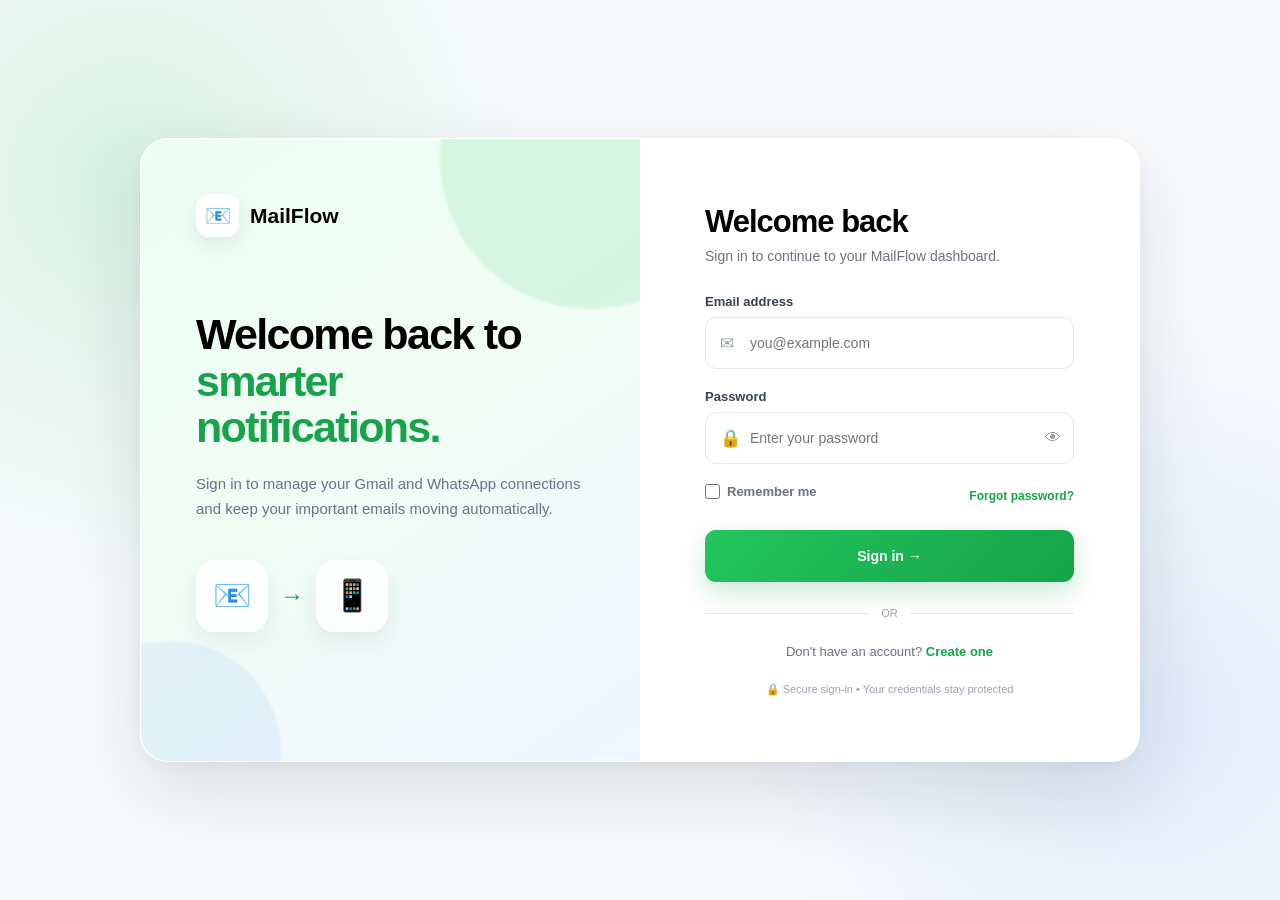
<file: frontend/templates/login.html>
<!DOCTYPE html>
<html lang="en">

<head>
    <meta charset="UTF-8">
    <meta name="viewport" content="width=device-width, initial-scale=1.0">

    <title>Sign In | MailFlow</title>

    <style>
        * {
            margin: 0;
            padding: 0;
            box-sizing: border-box;
        }

        :root {
            --green: #22c55e;
            --green-dark: #16a34a;
            --text: #111827;
            --muted: #6b7280;
            --border: #e5e7eb;
        }

        body {
            min-height: 100vh;
            font-family: Inter, -apple-system, BlinkMacSystemFont,
                "Segoe UI", Roboto, Arial, sans-serif;

            display: flex;
            justify-content: center;
            align-items: center;

            padding: 25px;

            background:
                radial-gradient(circle at 10% 20%,
                    rgba(34, 197, 94, 0.15),
                    transparent 30%),

                radial-gradient(circle at 90% 80%,
                    rgba(59, 130, 246, 0.12),
                    transparent 30%),

                #f8fafc;
        }

        .login-wrapper {
            width: 100%;
            max-width: 1000px;

            min-height: 620px;

            display: grid;
            grid-template-columns: 1fr 1fr;

            background: rgba(255, 255, 255, 0.9);

            border: 1px solid rgba(255, 255, 255, 0.8);

            border-radius: 28px;

            overflow: hidden;

            box-shadow:
                0 30px 80px rgba(15, 23, 42, 0.12),
                0 5px 20px rgba(15, 23, 42, 0.04);

            backdrop-filter: blur(20px);
        }

        /* LEFT */

        .visual {
            position: relative;

            padding: 55px;

            display: flex;
            flex-direction: column;

            background:
                linear-gradient(145deg,
                    #ecfdf5,
                    #f0fdf4 45%,
                    #eff6ff);

            overflow: hidden;
        }

        .orb {
            position: absolute;

            border-radius: 50%;

            filter: blur(1px);

            pointer-events: none;
        }

        .orb.one {
            width: 300px;
            height: 300px;

            background: rgba(34, 197, 94, 0.12);

            top: -130px;
            right: -100px;
        }

        .orb.two {
            width: 220px;
            height: 220px;

            background: rgba(59, 130, 246, 0.08);

            bottom: -100px;
            left: -80px;
        }

        .brand {
            position: relative;
            z-index: 2;

            display: flex;
            align-items: center;

            gap: 11px;

            font-size: 21px;
            font-weight: 800;
        }

        .brand-icon {
            width: 43px;
            height: 43px;

            border-radius: 13px;

            background: white;

            display: flex;
            align-items: center;
            justify-content: center;

            box-shadow: 0 8px 20px rgba(15, 23, 42, 0.08);
        }

        .visual-content {
            position: relative;
            z-index: 2;

            margin-top: auto;
            margin-bottom: auto;
        }

        .visual-content h2 {
            max-width: 420px;

            font-size: 43px;
            line-height: 1.08;

            letter-spacing: -1.7px;

            margin-bottom: 20px;
        }

        .visual-content h2 span {
            color: var(--green-dark);
        }

        .visual-content p {
            max-width: 420px;

            color: #64748b;

            font-size: 15px;

            line-height: 1.7;
        }

        .connection {
            margin-top: 38px;

            display: flex;
            align-items: center;

            gap: 12px;
        }

        .connection-card {
            width: 72px;
            height: 72px;

            border-radius: 18px;

            background: rgba(255, 255, 255, 0.8);

            display: flex;
            align-items: center;
            justify-content: center;

            font-size: 31px;

            box-shadow:
                0 10px 25px rgba(15, 23, 42, 0.07);
        }

        .arrow {
            color: var(--green-dark);

            font-size: 24px;

            animation: pulse 1.8s infinite;
        }

        @keyframes pulse {

            0%,
            100% {
                transform: translateX(0);
            }

            50% {
                transform: translateX(5px);
            }
        }

        /* RIGHT */

        .form-area {
            padding: 65px 65px;

            display: flex;
            flex-direction: column;

            justify-content: center;

            background: white;
        }

        .form-header {
            margin-bottom: 30px;
        }

        .form-header h1 {
            font-size: 31px;

            letter-spacing: -1px;

            margin-bottom: 8px;
        }

        .form-header p {
            color: var(--muted);

            font-size: 14px;
        }

        .form-group {
            margin-bottom: 20px;
        }

        label {
            display: block;

            margin-bottom: 8px;

            color: #374151;

            font-size: 13px;

            font-weight: 650;
        }

        .input-wrapper {
            position: relative;
        }

        .icon {
            position: absolute;

            left: 15px;
            top: 50%;

            transform: translateY(-50%);

            color: #9ca3af;

            font-size: 17px;

            pointer-events: none;
        }

        input {
            width: 100%;
            height: 52px;

            padding: 0 44px;

            border: 1px solid var(--border);

            border-radius: 11px;

            outline: none;

            background: white;

            font-size: 14px;

            transition: 0.2s;
        }

        input:focus {
            border-color: var(--green);

            box-shadow:
                0 0 0 4px rgba(34, 197, 94, 0.10);
        }

        .password-toggle {
            position: absolute;

            right: 13px;
            top: 50%;

            transform: translateY(-50%);

            border: none;

            background: transparent;

            cursor: pointer;

            font-size: 16px;

            color: #9ca3af;
        }

        .password-toggle:hover {
            color: #4b5563;
        }

        .form-options {
            display: flex;

            justify-content: space-between;
            align-items: center;

            margin: 3px 0 23px;

            font-size: 12px;
        }

        .remember {
            display: flex;

            align-items: center;

            gap: 7px;

            color: #6b7280;
        }

        .remember input {
            width: 15px;
            height: 15px;

            padding: 0;

            accent-color: var(--green);
        }

        .forgot {
            color: var(--green-dark);

            text-decoration: none;

            font-weight: 600;
        }

        .forgot:hover {
            text-decoration: underline;
        }

        .login-btn {
            width: 100%;
            height: 52px;

            border: none;

            border-radius: 11px;

            background:
                linear-gradient(135deg,
                    #22c55e,
                    #16a34a);

            color: white;

            font-size: 14px;

            font-weight: 700;

            cursor: pointer;

            box-shadow:
                0 10px 24px rgba(22, 163, 74, 0.22);

            transition: 0.2s;
        }

        .login-btn:hover {
            transform: translateY(-1px);

            box-shadow:
                0 14px 28px rgba(22, 163, 74, 0.28);
        }

        .divider {
            display: flex;

            align-items: center;

            gap: 12px;

            margin: 25px 0;

            color: #9ca3af;

            font-size: 11px;
        }

        .divider::before,
        .divider::after {
            content: "";

            height: 1px;

            flex: 1;

            background: #e5e7eb;
        }

        .register {
            text-align: center;

            color: #6b7280;

            font-size: 13px;
        }

        .register a {
            color: var(--green-dark);

            font-weight: 700;

            text-decoration: none;
        }

        .register a:hover {
            text-decoration: underline;
        }

        .security {
            margin-top: 24px;

            text-align: center;

            font-size: 11px;

            color: #9ca3af;
        }

        @media (max-width: 820px) {

            .login-wrapper {
                max-width: 500px;

                grid-template-columns: 1fr;
            }

            .visual {
                display: none;
            }

            .form-area {
                padding: 50px 35px;
            }
        }

        @media (max-width: 480px) {

            body {
                padding: 15px;
            }

            .form-area {
                padding: 38px 22px;
            }

            .form-header h1 {
                font-size: 27px;
            }
        }
    </style>
</head>

<body>

    <div class="login-wrapper">

        <!-- LEFT -->

        <section class="visual">

            <div class="orb one"></div>
            <div class="orb two"></div>

            <div class="brand">

                <div class="brand-icon">
                    📧
                </div>

                <span>MailFlow</span>

            </div>

            <div class="visual-content">

                <h2>
                    Welcome back to
                    <span>smarter notifications.</span>
                </h2>

                <p>
                    Sign in to manage your Gmail and WhatsApp
                    connections and keep your important emails
                    moving automatically.
                </p>

                <div class="connection">

                    <div class="connection-card">
                        📧
                    </div>

                    <div class="arrow">
                        →
                    </div>

                    <div class="connection-card">
                        📱
                    </div>

                </div>

            </div>

        </section>


        <!-- RIGHT -->

        <section class="form-area">

            <div class="form-header">

                <h1>Welcome back</h1>

                <p>
                    Sign in to continue to your MailFlow dashboard.
                </p>

            </div>


            <form method="POST" action="/login">

                <div class="form-group">

                    <label for="email">
                        Email address
                    </label>

                    <div class="input-wrapper">

                        <span class="icon">
                            ✉
                        </span>

                        <input type="email" id="email" name="email" placeholder="you@example.com" autocomplete="email"
                            required>

                    </div>

                </div>


                <div class="form-group">

                    <label for="password">
                        Password
                    </label>

                    <div class="input-wrapper">

                        <span class="icon">
                            🔒
                        </span>

                        <input type="password" id="password" name="password" placeholder="Enter your password"
                            autocomplete="current-password" required>

                        <button type="button" class="password-toggle" onclick="togglePassword()">
                            👁
                        </button>

                    </div>

                </div>


                <div class="form-options">

                    <label class="remember">

                        <input type="checkbox" name="remember">

                        Remember me

                    </label>

                    <a href="#" class="forgot">
                        Forgot password?
                    </a>

                </div>


                <button type="submit" class="login-btn">
                    Sign in →
                </button>

            </form>


            <div class="divider">
                OR
            </div>


            <div class="register">

                Don't have an account?

                <a href="/register">
                    Create one
                </a>

            </div>


            <div class="security">

                🔒 Secure sign-in • Your credentials stay protected

            </div>

        </section>

    </div>


    <script>

        function togglePassword() {

            const password =
                document.getElementById("password");

            const button =
                document.querySelector(".password-toggle");


            if (password.type === "password") {

                password.type = "text";

                button.textContent = "🙈";

            } else {

                password.type = "password";

                button.textContent = "👁";

            }

        }

    </script>

</body>

</html>
</file>
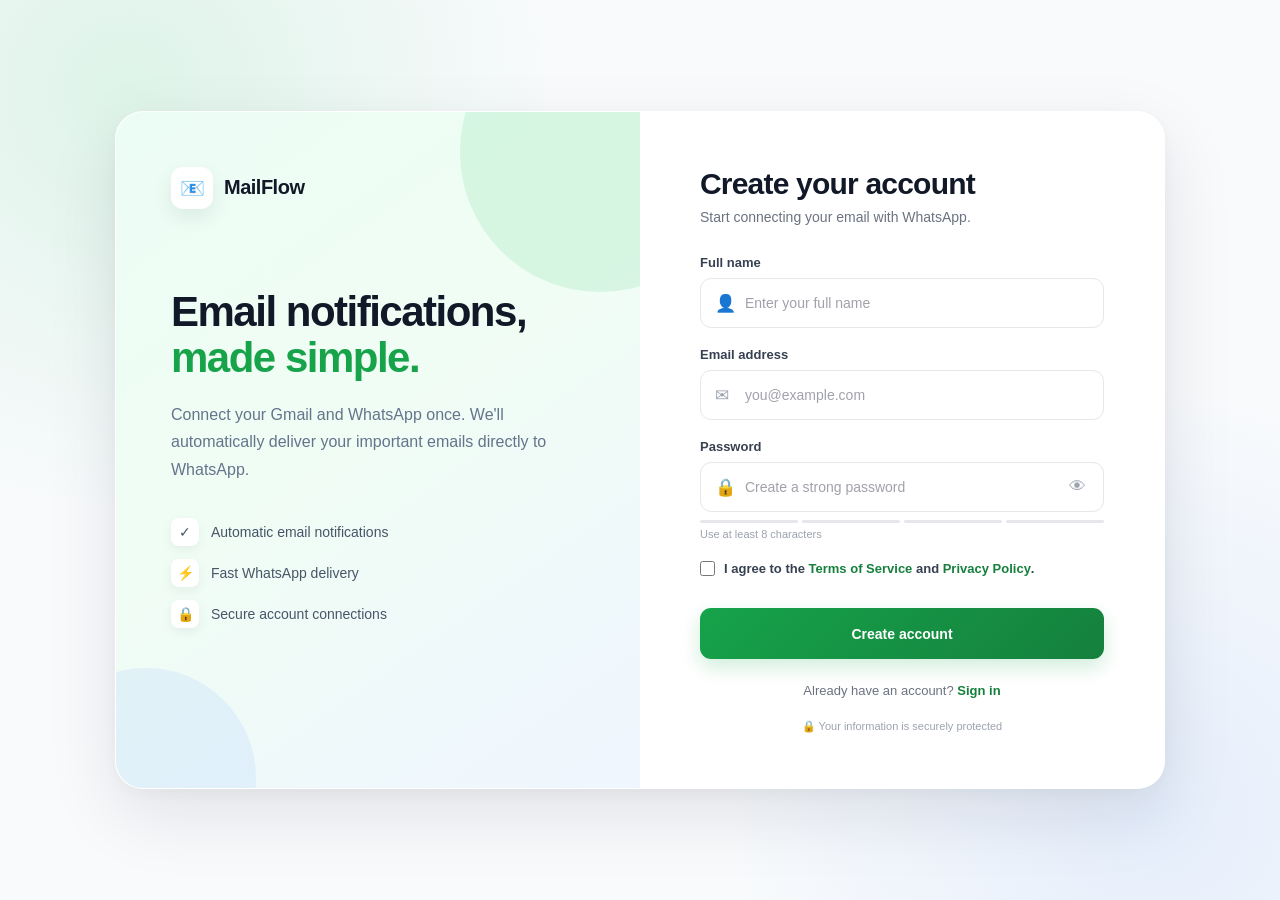
<file: frontend/templates/register.html>
<!DOCTYPE html>
<html lang="en">

<head>
    <meta charset="UTF-8">
    <meta name="viewport" content="width=device-width, initial-scale=1.0">

    <title>Create Account | MailFlow</title>

    <style>
        * {
            margin: 0;
            padding: 0;
            box-sizing: border-box;
        }

        :root {
            --primary: #16a34a;
            --primary-dark: #15803d;
            --text: #111827;
            --muted: #6b7280;
            --border: #e5e7eb;
            --background: #f8fafc;
        }

        body {
            min-height: 100vh;
            font-family: Inter, -apple-system, BlinkMacSystemFont, "Segoe UI",
                Roboto, Arial, sans-serif;

            background:
                radial-gradient(circle at 10% 10%, rgba(34, 197, 94, 0.12), transparent 30%),
                radial-gradient(circle at 90% 90%, rgba(59, 130, 246, 0.10), transparent 30%),
                #f8fafc;

            color: var(--text);
            display: flex;
            justify-content: center;
            align-items: center;
            padding: 30px 20px;
        }

        /* Main */

        .page {
            width: 100%;
            max-width: 1050px;

            display: grid;
            grid-template-columns: 1fr 1fr;

            background: rgba(255, 255, 255, 0.85);
            border: 1px solid rgba(255, 255, 255, 0.8);

            border-radius: 28px;

            overflow: hidden;

            box-shadow:
                0 25px 70px rgba(15, 23, 42, 0.10),
                0 5px 20px rgba(15, 23, 42, 0.04);

            backdrop-filter: blur(20px);
        }

        /* Left */

        .left {
            position: relative;
            padding: 55px;

            background:
                linear-gradient(145deg,
                    #ecfdf5 0%,
                    #f0fdf4 45%,
                    #eff6ff 100%);

            display: flex;
            flex-direction: column;
            justify-content: space-between;

            overflow: hidden;
        }

        .left::before {
            content: "";
            position: absolute;

            width: 280px;
            height: 280px;

            border-radius: 50%;

            background: rgba(34, 197, 94, 0.12);

            top: -100px;
            right: -100px;
        }

        .left::after {
            content: "";
            position: absolute;

            width: 220px;
            height: 220px;

            border-radius: 50%;

            background: rgba(59, 130, 246, 0.08);

            bottom: -100px;
            left: -80px;
        }

        .brand {
            position: relative;
            z-index: 2;

            display: flex;
            align-items: center;
            gap: 11px;

            font-size: 20px;
            font-weight: 800;
            letter-spacing: -0.5px;
        }

        .brand-icon {
            width: 42px;
            height: 42px;

            border-radius: 12px;

            display: flex;
            align-items: center;
            justify-content: center;

            background: white;

            box-shadow: 0 8px 20px rgba(15, 23, 42, 0.08);

            font-size: 20px;
        }

        .hero {
            position: relative;
            z-index: 2;

            margin-top: 80px;
        }

        .hero h2 {
            font-size: 42px;
            line-height: 1.1;

            letter-spacing: -1.5px;

            max-width: 430px;

            margin-bottom: 20px;
        }

        .hero h2 span {
            color: var(--primary);
        }

        .hero p {
            max-width: 410px;

            font-size: 16px;
            line-height: 1.7;

            color: #64748b;
        }

        .features {
            position: relative;
            z-index: 2;

            display: flex;
            flex-direction: column;

            gap: 13px;

            margin-top: 35px;
        }

        .feature {
            display: flex;
            align-items: center;

            gap: 12px;

            font-size: 14px;
            color: #475569;
        }

        .feature-icon {
            width: 28px;
            height: 28px;

            border-radius: 8px;

            display: flex;
            align-items: center;
            justify-content: center;

            background: white;

            box-shadow: 0 4px 12px rgba(15, 23, 42, 0.06);
        }

        /* Right */

        .right {
            padding: 55px 60px;

            background: white;

            display: flex;
            flex-direction: column;
            justify-content: center;
        }

        .form-header {
            margin-bottom: 30px;
        }

        .form-header h1 {
            font-size: 30px;

            letter-spacing: -0.8px;

            margin-bottom: 8px;
        }

        .form-header p {
            color: var(--muted);
            font-size: 14px;
        }

        /* Form */

        .form-group {
            margin-bottom: 19px;
        }

        label {
            display: block;

            font-size: 13px;
            font-weight: 650;

            margin-bottom: 8px;

            color: #374151;
        }

        .input-wrapper {
            position: relative;
        }

        .input-icon {
            position: absolute;

            left: 15px;
            top: 50%;

            transform: translateY(-50%);

            color: #9ca3af;

            font-size: 17px;

            pointer-events: none;
        }

        input {
            width: 100%;

            height: 50px;

            border: 1px solid var(--border);

            border-radius: 11px;

            padding: 0 15px 0 44px;

            font-size: 14px;

            color: var(--text);

            background: #fff;

            outline: none;

            transition: all 0.2s ease;
        }

        input::placeholder {
            color: #a1a1aa;
        }

        input:hover {
            border-color: #d1d5db;
        }

        input:focus {
            border-color: #22c55e;

            box-shadow:
                0 0 0 4px rgba(34, 197, 94, 0.10);
        }

        .password-toggle {
            position: absolute;

            right: 14px;
            top: 50%;

            transform: translateY(-50%);

            border: none;

            background: transparent;

            cursor: pointer;

            color: #9ca3af;

            font-size: 17px;

            padding: 4px;
        }

        .password-toggle:hover {
            color: #4b5563;
        }

        /* Password strength */

        .password-strength {
            display: flex;

            gap: 4px;

            margin-top: 8px;
        }

        .strength-bar {
            height: 3px;

            flex: 1;

            border-radius: 5px;

            background: #e5e7eb;

            transition: 0.2s;
        }

        .strength-text {
            font-size: 11px;

            color: #9ca3af;

            margin-top: 5px;
        }

        /* Terms */

        .terms {
            display: flex;

            align-items: flex-start;

            gap: 9px;

            margin: 5px 0 22px;

            font-size: 12px;

            line-height: 1.5;

            color: #6b7280;
        }

        .terms input {
            width: 15px;
            height: 15px;

            margin-top: 2px;

            padding: 0;

            accent-color: var(--primary);
        }

        .terms a {
            color: #15803d;

            text-decoration: none;

            font-weight: 600;
        }

        .terms a:hover {
            text-decoration: underline;
        }

        /* Button */

        .register-btn {
            width: 100%;

            height: 51px;

            border: none;

            border-radius: 11px;

            background: linear-gradient(135deg,
                    #16a34a,
                    #15803d);

            color: white;

            font-size: 14px;

            font-weight: 700;

            cursor: pointer;

            box-shadow:
                0 8px 20px rgba(22, 163, 74, 0.20);

            transition: all 0.2s ease;
        }

        .register-btn:hover {
            transform: translateY(-1px);

            box-shadow:
                0 12px 25px rgba(22, 163, 74, 0.28);
        }

        .register-btn:active {
            transform: translateY(0);
        }

        /* Login */

        .login {
            text-align: center;

            margin-top: 24px;

            font-size: 13px;

            color: #6b7280;
        }

        .login a {
            color: #15803d;

            font-weight: 700;

            text-decoration: none;
        }

        .login a:hover {
            text-decoration: underline;
        }

        /* Security */

        .security {
            display: flex;

            justify-content: center;
            align-items: center;

            gap: 6px;

            margin-top: 22px;

            font-size: 11px;

            color: #9ca3af;
        }

        /* Responsive */

        @media (max-width: 850px) {

            .page {
                grid-template-columns: 1fr;

                max-width: 500px;
            }

            .left {
                display: none;
            }

            .right {
                padding: 45px 35px;
            }
        }

        @media (max-width: 480px) {

            body {
                padding: 15px;
            }

            .page {
                border-radius: 20px;
            }

            .right {
                padding: 35px 22px;
            }

            .form-header h1 {
                font-size: 26px;
            }
        }
    </style>
</head>


<body>

    <div class="page">

        <!-- LEFT SIDE -->

        <section class="left">

            <div>

                <div class="brand">

                    <div class="brand-icon">
                        📧
                    </div>

                    <span>MailFlow</span>

                </div>


                <div class="hero">

                    <h2>
                        Email notifications,
                        <span>made simple.</span>
                    </h2>

                    <p>
                        Connect your Gmail and WhatsApp once.
                        We'll automatically deliver your important
                        emails directly to WhatsApp.
                    </p>


                    <div class="features">

                        <div class="feature">

                            <div class="feature-icon">
                                ✓
                            </div>

                            <span>Automatic email notifications</span>

                        </div>


                        <div class="feature">

                            <div class="feature-icon">
                                ⚡
                            </div>

                            <span>Fast WhatsApp delivery</span>

                        </div>


                        <div class="feature">

                            <div class="feature-icon">
                                🔒
                            </div>

                            <span>Secure account connections</span>

                        </div>

                    </div>

                </div>

            </div>

        </section>


        <!-- RIGHT SIDE -->

        <section class="right">

            <div class="form-header">

                <h1>Create your account</h1>

                <p>
                    Start connecting your email with WhatsApp.
                </p>

            </div>


            <form method="POST" action="/register">

                <!-- NAME -->

                <div class="form-group">

                    <label for="name">
                        Full name
                    </label>

                    <div class="input-wrapper">

                        <span class="input-icon">
                            👤
                        </span>

                        <input type="text" id="name" name="name" placeholder="Enter your full name" autocomplete="name"
                            required>

                    </div>

                </div>


                <!-- EMAIL -->

                <div class="form-group">

                    <label for="email">
                        Email address
                    </label>

                    <div class="input-wrapper">

                        <span class="input-icon">
                            ✉
                        </span>

                        <input type="email" id="email" name="email" placeholder="you@example.com" autocomplete="email"
                            required>

                    </div>

                </div>


                <!-- PASSWORD -->

                <div class="form-group">

                    <label for="password">
                        Password
                    </label>

                    <div class="input-wrapper">

                        <span class="input-icon">
                            🔒
                        </span>

                        <input type="password" id="password" name="password" placeholder="Create a strong password"
                            autocomplete="new-password" minlength="8" required>

                        <button type="button" class="password-toggle" onclick="togglePassword()"
                            aria-label="Show password">
                            👁
                        </button>

                    </div>


                    <div class="password-strength">

                        <div class="strength-bar"></div>
                        <div class="strength-bar"></div>
                        <div class="strength-bar"></div>
                        <div class="strength-bar"></div>

                    </div>

                    <div class="strength-text" id="strengthText">
                        Use at least 8 characters
                    </div>

                </div>


                <!-- TERMS -->

                <div class="terms">

                    <input type="checkbox" id="terms" required>

                    <label for="terms">

                        I agree to the
                        <a href="#">Terms of Service</a>
                        and
                        <a href="#">Privacy Policy</a>.

                    </label>

                </div>


                <!-- BUTTON -->

                <button type="submit" class="register-btn">
                    Create account
                </button>

            </form>


            <!-- LOGIN -->

            <div class="login">

                Already have an account?

                <a href="/login">
                    Sign in
                </a>

            </div>


            <div class="security">

                🔒 Your information is securely protected

            </div>

        </section>

    </div>


    <script>

        function togglePassword() {

            const password =
                document.getElementById("password");

            const button =
                document.querySelector(".password-toggle");

            if (password.type === "password") {

                password.type = "text";

                button.textContent = "🙈";

            } else {

                password.type = "password";

                button.textContent = "👁";

            }

        }


        const password =
            document.getElementById("password");

        const bars =
            document.querySelectorAll(".strength-bar");

        const strengthText =
            document.getElementById("strengthText");


        password.addEventListener("input", function () {

            const value = password.value;

            let strength = 0;


            if (value.length >= 8)
                strength++;

            if (/[A-Z]/.test(value))
                strength++;

            if (/[0-9]/.test(value))
                strength++;

            if (/[^A-Za-z0-9]/.test(value))
                strength++;


            bars.forEach(function (bar, index) {

                bar.style.background =
                    index < strength
                        ? "#22c55e"
                        : "#e5e7eb";

            });


            if (value.length === 0) {

                strengthText.textContent =
                    "Use at least 8 characters";

            } else if (strength === 1) {

                strengthText.textContent =
                    "Weak password";

            } else if (strength === 2) {

                strengthText.textContent =
                    "Fair password";

            } else if (strength === 3) {

                strengthText.textContent =
                    "Good password";

            } else {

                strengthText.textContent =
                    "Strong password ✓";

            }

        });

    </script>

</body>

</html>
</file>
